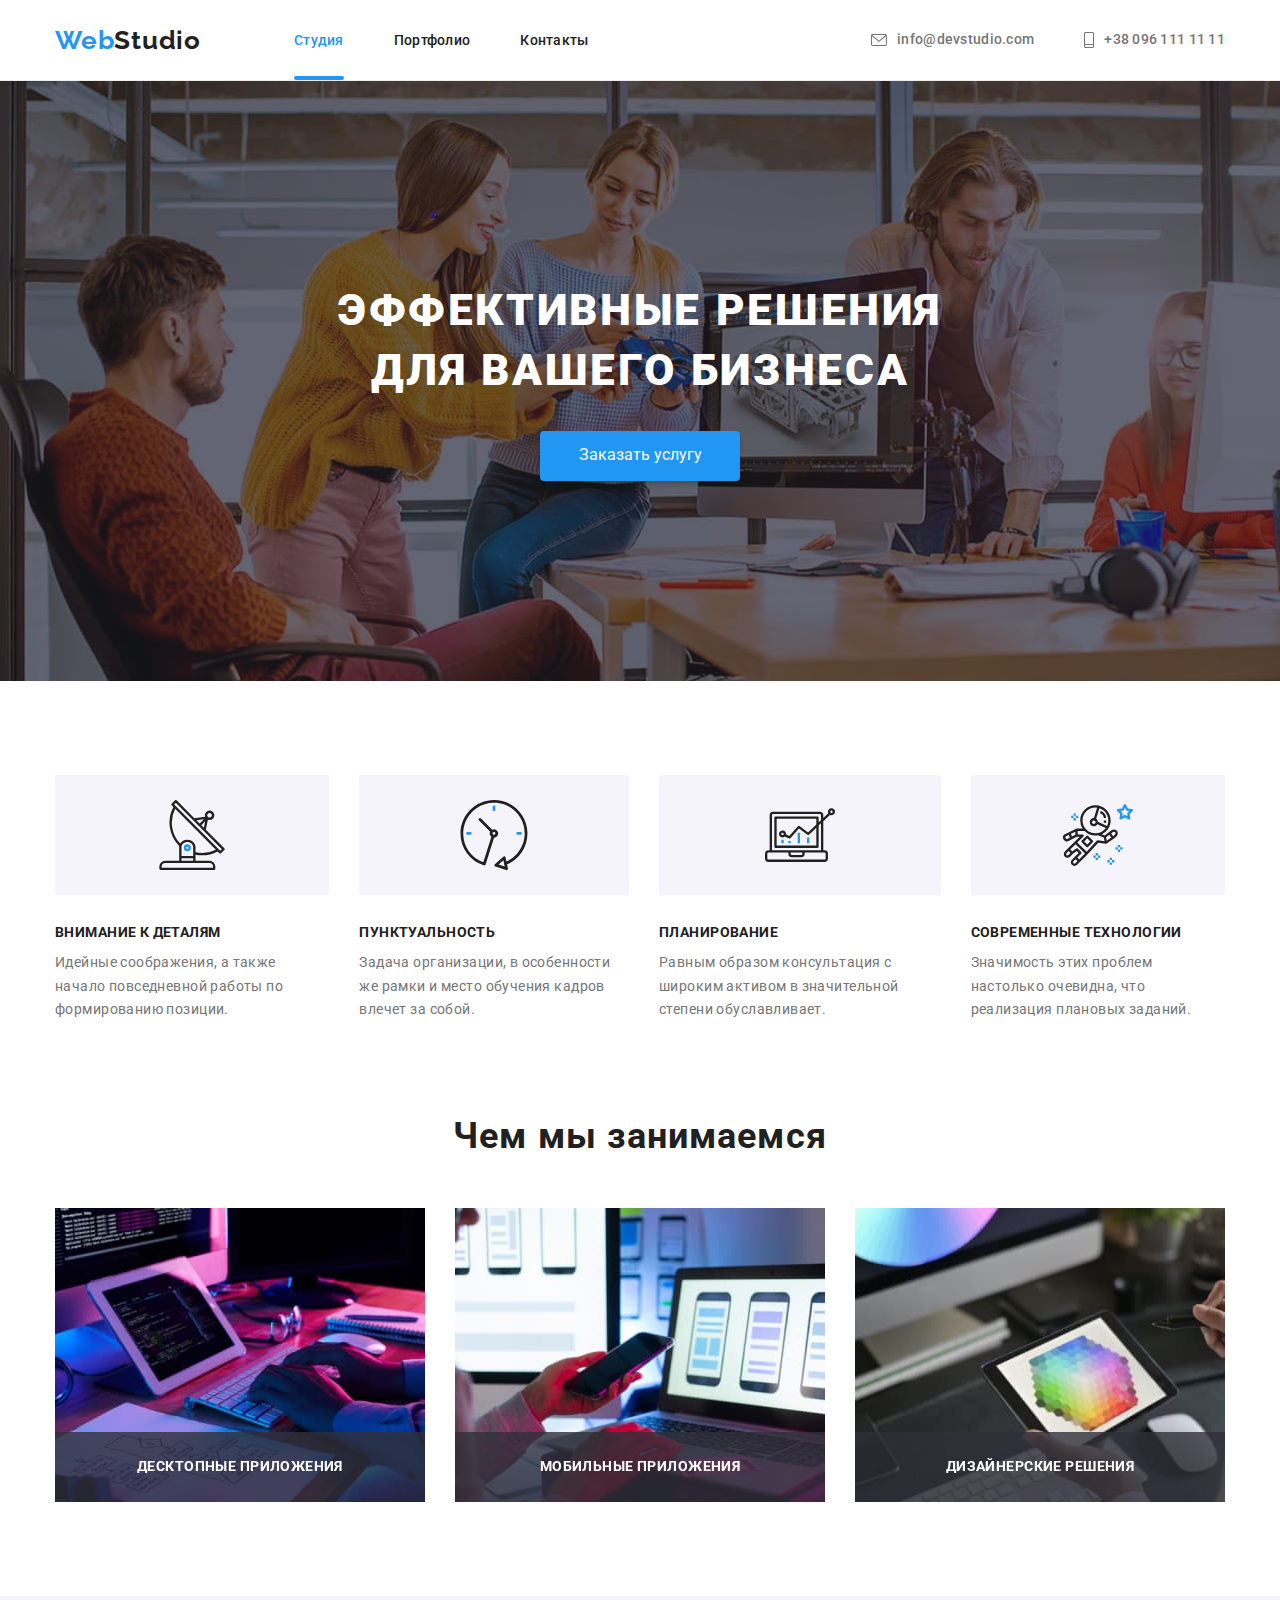
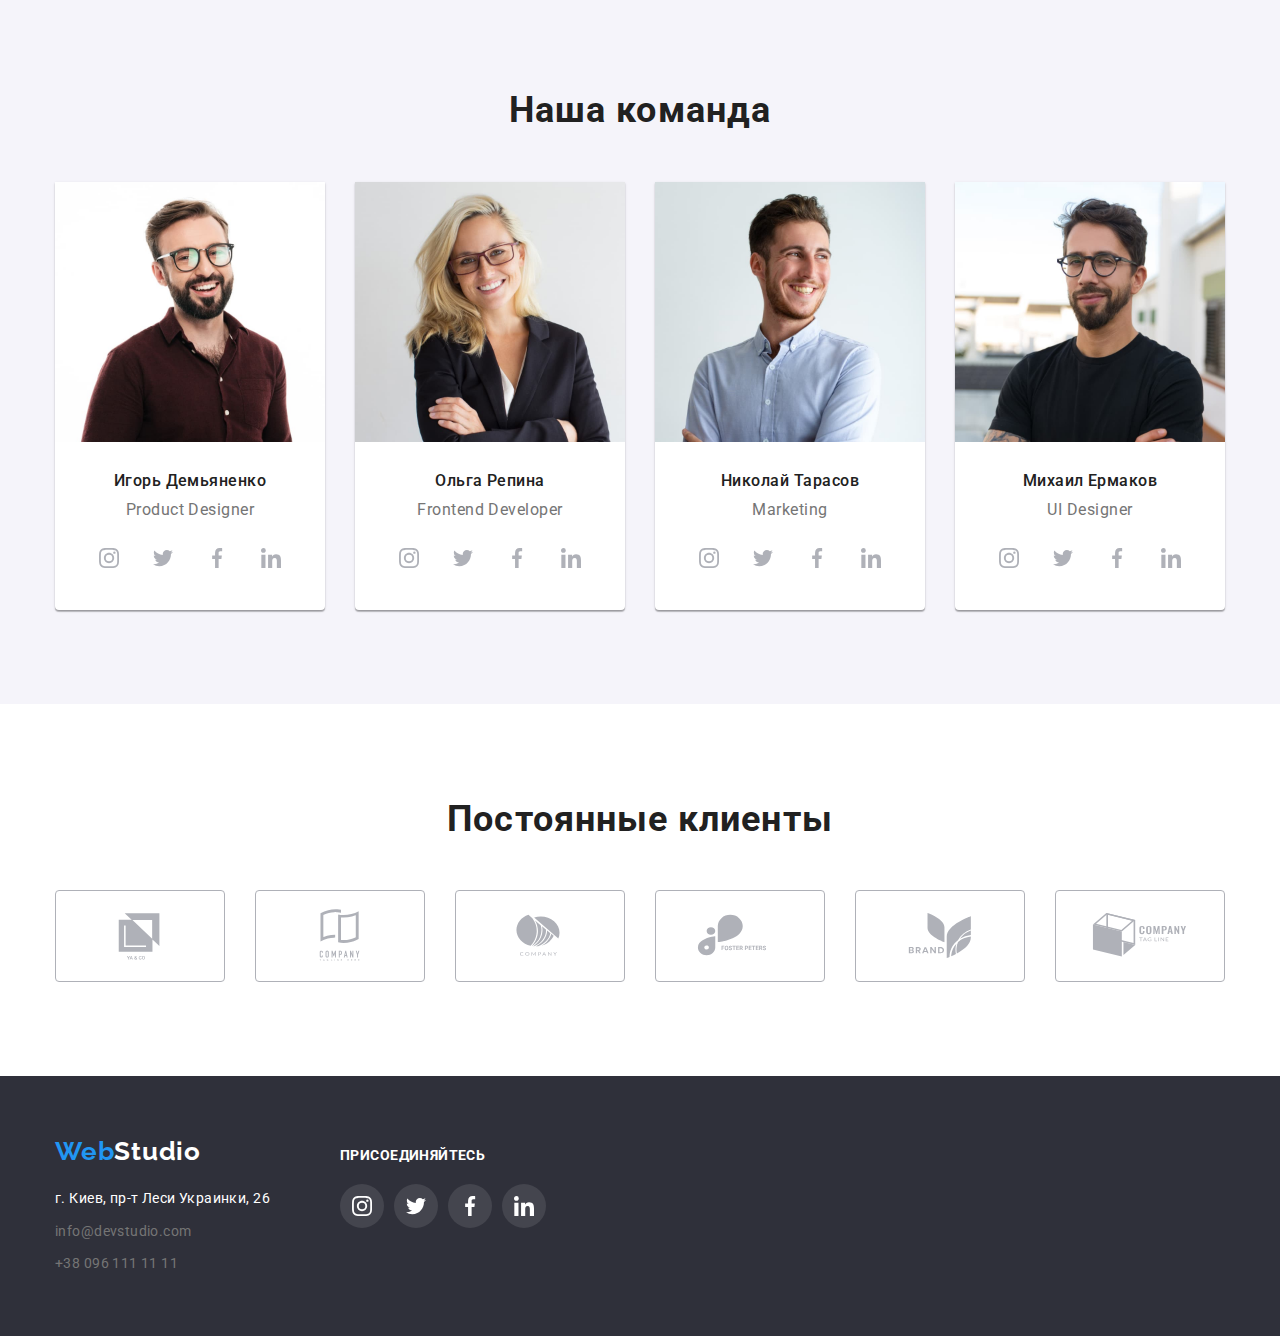
<file: index.html>
<!DOCTYPE html>
<html lang="en">
<head>
    <meta charset="UTF-8">
    <meta http-equiv="X-UA-Compatible" content="IE=edge">
    <meta name="viewport" content="width=device-width, initial-scale=1.0">

    <title>Студія</title>
        <!-- Підключення стилів для нормалізації для всіх браузерів -->
    <link rel="stylesheet" href="https://cdnjs.cloudflare.com/ajax/libs/modern-normalize/1.1.0/modern-normalize.min.css">
        <!-- Підключення шрифтів -->
    <link rel="preconnect" href="https://fonts.googleapis.com">
    <link rel="preconnect" href="https://fonts.gstatic.com" crossorigin>
    <link href="https://fonts.googleapis.com/css2?family=Raleway:wght@700&family=Roboto:wght@400;500;700;900&display=swap"
        rel="stylesheet">
         <!-- Підключення стилів -->
    <link rel="stylesheet" href="./css/style.css">
</head>

<body>

    <header class="header">
        <div class="container">
            <div class="nav-box">
    
                <a href="#" class="logo"><span class="header-logo-decor">Web</span>Studio</a>
    
                <nav class="nav">
                    <ul class="nav-list">
                        <li class="nav-list-item"><a href="./index.html" class="nav-link nav-link-active">Студия</a></li>
                        <li class="nav-list-item"><a href="./portfolio.html" class="nav-link">Портфолио</a></li>
                        <li class="nav-list-item"><a href="#" class="nav-link">Контакты</a></li>
                    </ul>
                </nav>
    
                <ul class="contacts">
                    <li class="item">
                        <a href="mailto:info@devstudio.com" class="contacts-contact">
                            <svg class="icon-contact" width="16px" height="12px">
                                <use href="./images/sprite.svg#icon-envelope"></use>
                            </svg>
                            info@devstudio.com</a>
                    </li>
                    <li class="item">
                        <a href="tel:+380961111111" class="contacts-contact">
                            <svg class="icon-contact" width="10px" height="16px">
                                <use href="./images/sprite.svg#icon-Vector"></use>
                            </svg>
                            +38 096 111 11 11</a>
                    </li>
                </ul>
    
            </div>
        </div>
    </header>
    
    <main>
        <section class="section baner">
    
            <div class="container">
                <div class="baner-container">
                    <h1 class="baner-title">Эффективные решения <br>для вашего бизнеса</h1>
                    <button type="button" class="baner-button" data-modal-open>Заказать услугу</button>
                    <div class="backdrop is-hidden" data-modal>
                        <div class="modal">
                            
                        <button class="modal-button" data-modal-close>
                            <img src="images/Vector.jpg" class="close-img" alt="Кнопка закрытия"/>
                        </button>
                        </div>
                    </div>
                </div>
            </div>
    
        </section>
    
        <section class="section skills">
            <div class="container">
                <h2 class="none">Skills</h2>
                <ul class="skills-list">
                    <li class="skills-item">
                        <div class="skills-img">
                            <svg class="s-item">
                                <use href="images/sprite.svg#icon-antenna-1"></use>
                            </svg>
                        </div>
                        <h3 class="skills-title">Внимание к деталям</h3>
                        <p class="skills-text">Идейные соображения, а также начало повседневной работы по формированию
                            позиции.</p>
                    </li>
                    <li class="skills-item">
                        <div class="skills-img">
        
                            <svg class="s-item">
                                <use href="images/sprite.svg#icon-clock-1"></use>
                            </svg>
        
                        </div>
                        <h3 class="skills-title">Пунктуальность</h3>
                        <p class="skills-text">Задача организации, в особенности же рамки и место обучения кадров влечет за
                            собой.
                        </p>
                    </li>
                    <li class="skills-item">
                        <div class="skills-img">
                            <svg class="s-item">
                                <use href="images/sprite.svg#icon-diagram-1"></use>
                            </svg>
                        </div>
                        <h3 class="skills-title">Планирование</h3>
                        <p class="skills-text">Равным образом консультация с широким активом в значительной степени
                            обуславливает.
                        </p>
                    </li>
                    <li class="skills-item">
                        <div class="skills-img">
                            <svg class="s-item">
                                <use href="images/sprite.svg#icon-astronaut-1"></use>
                            </svg>
                        </div>
                        <h3 class="skills-title">Современные технологии</h3>
                        <p class="skills-text">Значимость этих проблем настолько очевидна, что реализация плановых заданий.
                        </p>
                    </li>
                </ul>
            </div>
        </section>
        <section class="section what-we-do">
            <div class="container">
                <h2 class="what-we-do-title">Чем мы занимаемся</h2>
                 <ul class="what-we-do-list">

                    <li class="what-we-do-img">                       
                            <img src="images/index/programing.jpg" alt="Людина програмує за комп'ютером" width="370" />
                            <div class="what-we-do-poster">
                                <h3 class="what-we-do-text">Десктопные приложения</h3>
                            </div>     
                    </li>

                    <li class="what-we-do-img">
                        <img src="images//index/computer.jpg" alt="Програмування за ноутбуком" width="370" />
                        <div class="what-we-do-poster">
                            <h3 class="what-we-do-text">Мобильные приложения</h3>
                        </div>
                    </li>

                    <li class="what-we-do-img">
                        <img src="images//index/draw.jpg" alt="Планшет" width="370" />
                        <div class="what-we-do-poster">
                            <h3 class="what-we-do-text">Дизайнерские решения</h3>
                        </div>
                    </li>

                </ul>
            </div>
        </section>
        <section class="section we">
            <div class="container">
                <h2 class="we-title">Наша команда</h2>
                <ul class="we-list">
                    <li class="we-list-item">
                        <img src="./images//index/demyanenko.jpg" alt="Игорь Демьяненко" width="270" class="we-img" />
                        <div class="we-block">
                            <h3 class="we-name">Игорь Демьяненко</h3>
                            <p class="we-proffesion">Product Designer</p>
        
                            <ul class="social">
                                <li class="social-items">
                                    <a href="#" class="social-links">
                                        <svg class="social-item">
                                            <use href="./images/sprite.svg#icon-instagram-2"></use>
                                        </svg>
                                    </a>
                                </li>
                                <li class="social-items">
                                    <a href="#" class="social-links">
                                        <svg class="social-item">
                                            <use href="./images/sprite.svg#icon-twitter-1-1"></use>
                                        </svg></a>
                                </li>
                                <li class="social-items">
                                    <a href="#" class="social-links">
                                        <svg class="social-item">
                                            <use href="./images/sprite.svg#icon-facebook-1"></use>
                                        </svg></a>
                                </li>
                                <li class="social-items">
                                    <a href="# " class="social-links">
                                        <svg class="social-item">
                                            <use href="./images/sprite.svg#icon-linkedin-1"></use>
                                        </svg></a>
                                </li>
                            </ul>
                        </div>
                    </li>
                    <li class="we-list-item">
                        <img src="images//index/repina.jpg" alt="Ольга Репина" width="270" class="we-img" />
                        <div class="we-block">
                            <h3 class="we-name">Ольга Репина</h3>
                            <p class="we-proffesion">Frontend Developer</p>
                            <ul class="social">
                                <li class="social-items">
                                    <a href="#" class="social-links">
                                        <svg class="social-item">
                                            <use href="./images/sprite.svg#icon-instagram-2"></use>
                                        </svg>
                                    </a>
                                </li>
                                <li class="social-items">
                                    <a href="#" class="social-links">
                                        <svg class="social-item">
                                            <use href="./images/sprite.svg#icon-twitter-1-1"></use>
                                        </svg></a>
                                </li>
                                <li class="social-items">
                                    <a href="#" class="social-links">
                                        <svg class="social-item">
                                            <use href="./images/sprite.svg#icon-facebook-1"></use>
                                        </svg></a>
                                </li>
                                <li class="social-items">
                                    <a href="# " class="social-links">
                                        <svg class="social-item">
                                            <use href="./images/sprite.svg#icon-linkedin-1"></use>
                                        </svg></a>
                                </li>
                            </ul>
                        </div>
                    </li>
                    <li class="we-list-item">
                        <img src="images//index/tarasov.jpg" alt="Николай Тарасов" width="270" class="we-img" />
                        <div class="we-block">
                            <h3 class="we-name">Николай Тарасов</h3>
                            <p class="we-proffesion">Marketing</p>
                            <ul class="social">
                                <li class="social-items">
                                    <a href="#" class="social-links">
                                        <svg class="social-item">
                                            <use href="images/sprite.svg#icon-instagram-2"></use>
                                        </svg>
                                    </a>
                                </li>
                                <li class="social-items">
                                    <a href="#" class="social-links">
                                        <svg class="social-item">
                                            <use href="images/sprite.svg#icon-twitter-1-1"></use>
                                        </svg></a>
                                </li>
                                <li class="social-items">
                                    <a href="#" class="social-links">
                                        <svg class="social-item">
                                            <use href="images/sprite.svg#icon-facebook-1"></use>
                                        </svg></a>
                                </li>
                                <li class="social-items">
                                    <a href="# " class="social-links">
                                        <svg class="social-item">
                                            <use href="images/sprite.svg#icon-linkedin-1"></use>
                                        </svg></a>
                                </li>
                            </ul>
                        </div>
                    </li>
                    <li class="we-list-item">
                        <img src="images//index/yarmakov.jpg" alt="Михаил Ермаков" width="270" class="we-img" />
                        <div class="we-block">
                            <h3 class="we-name">Михаил Ермаков</h3>
                            <p class="we-proffesion">UI Designer</p>
                            <ul class="social">
                                <li class="social-items">
                                    <a href="#" class="social-links">
                                        <svg class="social-item">
                                            <use href="images/sprite.svg#icon-instagram-2"></use>
                                        </svg>
                                    </a>
                                </li>
                                <li class="social-items">
                                    <a href="#" class="social-links">
                                        <svg class="social-item">
                                            <use href="images/sprite.svg#icon-twitter-1-1"></use>
                                        </svg></a>
                                </li>
                                <li class="social-items">
                                    <a href="#" class="social-links">
                                        <svg class="social-item">
                                            <use href="images/sprite.svg#icon-facebook-1"></use>
                                        </svg></a>
                                </li>
                                <li class="social-items">
                                    <a href="# " class="social-links">
                                        <svg class="social-item">
                                            <use href="images/sprite.svg#icon-linkedin-1"></use>
                                        </svg></a>
                                </li>
                            </ul>
                        </div>
                    </li>
                </ul>
            </div>
        </section>
        <section class="section client">
            <div class="container">
                <h2 class="client-title">Постоянные клиенты</h2>
                <ul class="client-logo">
                    <li class="client-item">
                        <a href="#" class="client-link">
                            <svg class="client-1">
                                <use href="./images/sprite.svg#icon-Logo-5"></use>
                            </svg>
                        </a>
                    </li>
                    <li class="client-item">
                        <a href="#" class="client-link">
                            <svg class="client-2">
                                <use href="./images/sprite.svg#icon-Logo"></use>
                            </svg>
                        </a>
                    </li>
                    <li class="client-item">
                        <a href="#" class="client-link">
                            <svg class="client-3">
                                <use href="./images/sprite.svg#icon-Logo-6"></use>
                            </svg>
                        </a>
                    </li>
                    <li class="client-item">
                        <a href="#" class="client-link">
                            <svg class="client-4">
                                <use href="./images/sprite.svg#icon-Logo-3"></use>
                            </svg>
                        </a>
                    </li>
                    <li class="client-item">
                        <a href="#" class="client-link">
                            <svg class="client-5">
                                <use href="./images/sprite.svg#icon-Logo-1"></use>
                            </svg>
                        </a>
                    </li>
                    <li class="client-item">
                        <a href="#" class="client-link">
                            <svg class="client-6">
                                <use href="./images/sprite.svg#icon-Logo-2"></use>
                            </svg>
                        </a>
                    </li>
                </ul>
            </div>
        
        </section>
    
    </main>
    
<footer class="footer">
    <div class="container footer-blok">
        <div class="address">
            <a href="./index.html" class="footer-logo"><span class="footer-logo-decor">Web</span>Studio</a>
            <address>
                <ul class="footer-adress-list">
                    <li class="item-footer "><a href=" #" class="address-post">г. Киев, пр-т Леси Украинки, 26</a></li>
                    <li class="item-footer "><a href="mailto:info@devstudio.com"
                            class="address-email">info@devstudio.com</a></li>
                    <li class="item-footer "><a href="tel:+380961111111" class="address-tel">+38 096 111 11 11</a></li>
                </ul>
            </address>
        </div>
        <div class="join">
            <h2 class="join-title">присоединяйтесь</h2>
            <ul class="join-list">
                <li class="join-item">
                    <a href="#" class="join-link">
                        <svg class="join-img">
                            <use href="./images/sprite.svg#icon-instagram-2"></use>
                        </svg>
                    </a>
                </li>
                <li class="join-item">
                    <a href="#" class="join-link">
                        <svg class="join-img">
                            <use href="./images/sprite.svg#icon-twitter-1-1"></use>
                        </svg>
                    </a>
                </li>
                <li class="join-item">
                    <a href="#" class="join-link">
                        <svg class="join-img">
                            <use href="./images/sprite.svg#icon-facebook-1"></use>
                        </svg>
                    </a>
                </li>
                <li class="join-item">
                    <a href="#" class="join-link">
                        <svg class="join-img">
                            <use href="./images/sprite.svg#icon-linkedin-1"></use>
                        </svg>
                    </a>
                </li>
            </ul>
        </div>
    </div>
</footer>
<script src="./js/modal.js"></script>
</body>

</html>
</file>
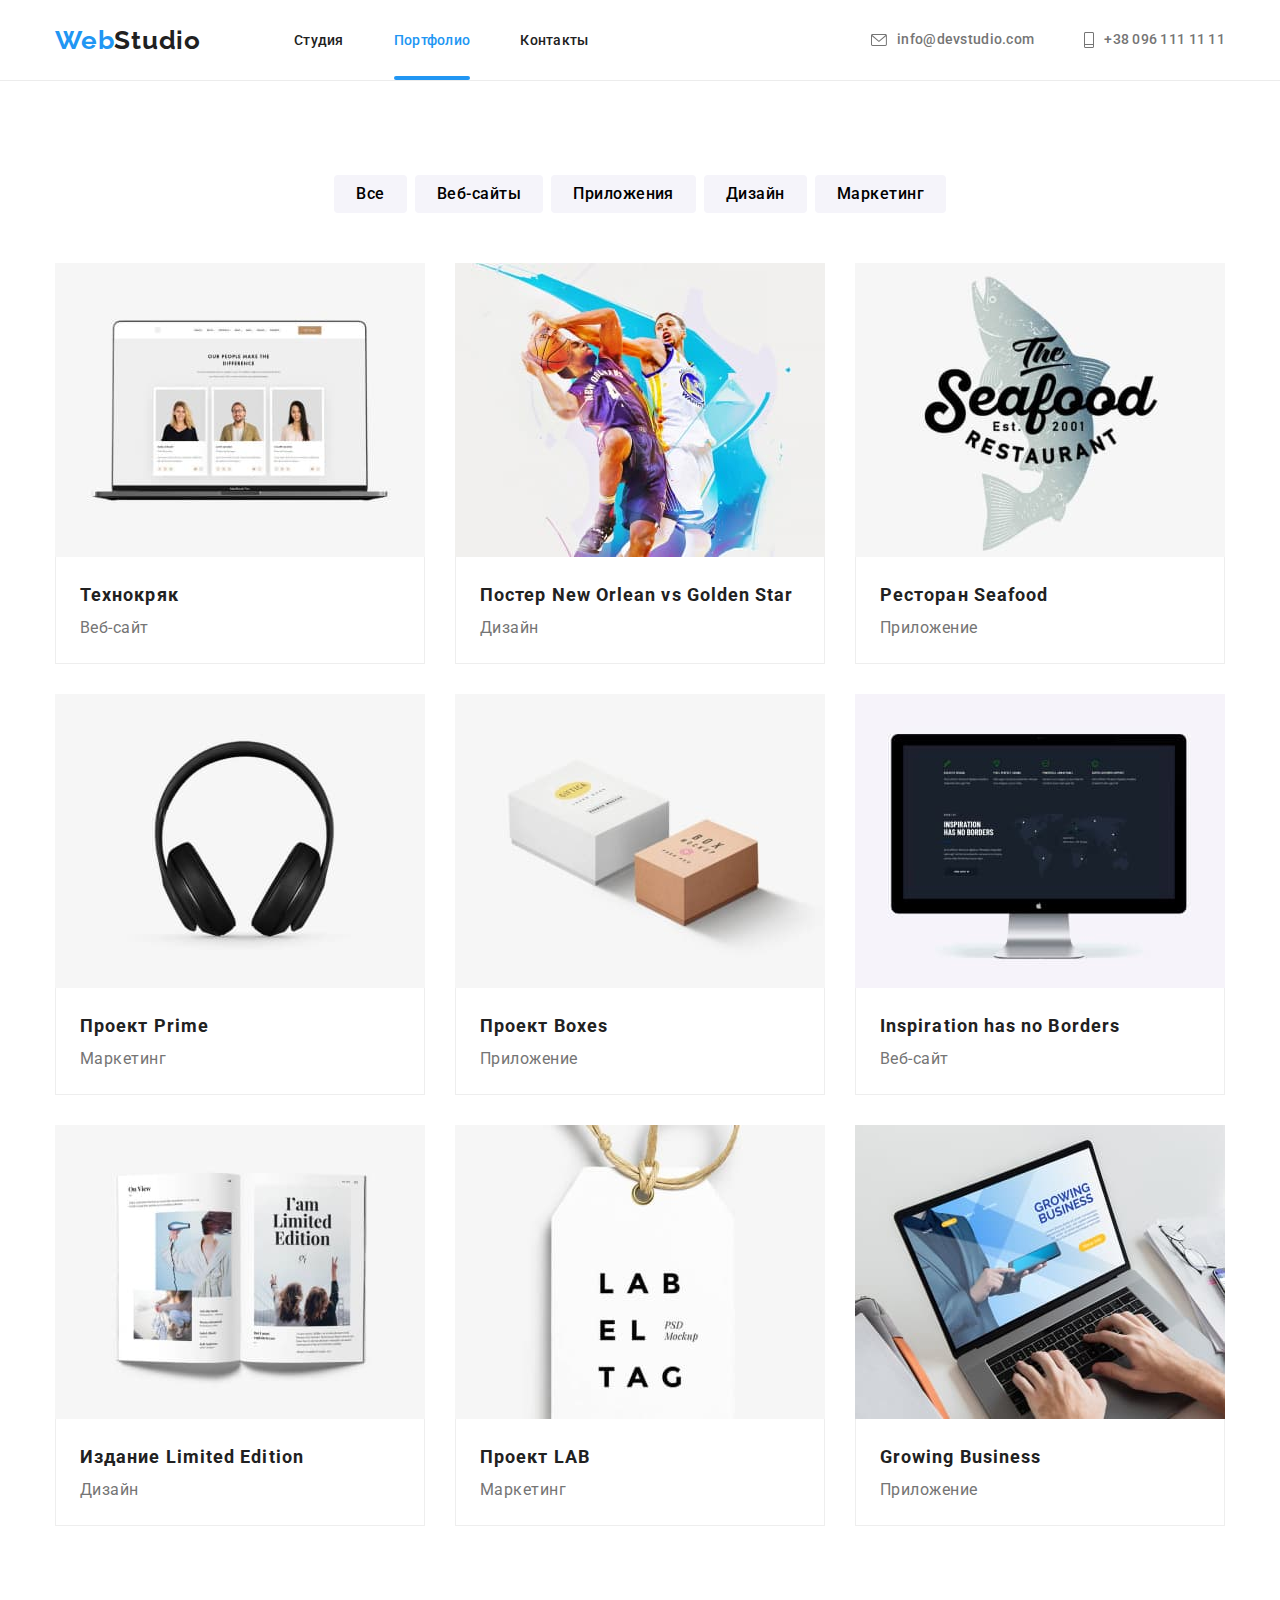
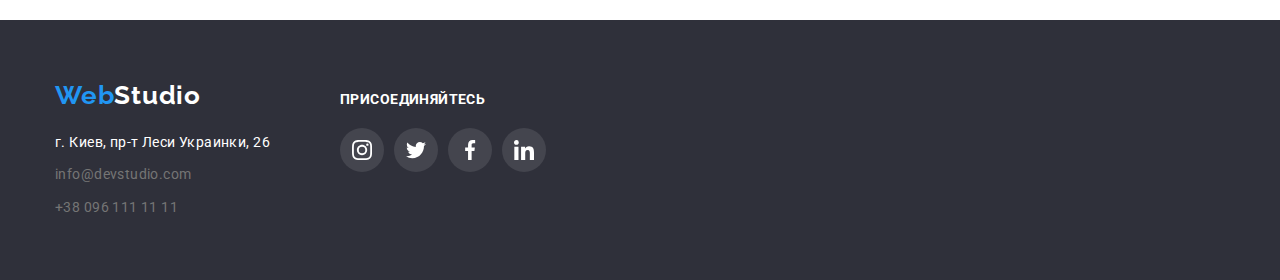
<file: portfolio.html>
<!DOCTYPE html>
<html lang="en">
<head>
    <meta charset="UTF-8">
    <meta http-equiv="X-UA-Compatible" content="IE=edge">
    <meta name="viewport" content="width=device-width, initial-scale=1.0">
    <title>portfolio</title>
        <!-- Підключення стилів для нормалізації для всіх браузерів -->
    <link rel="stylesheet" href="https://cdnjs.cloudflare.com/ajax/libs/modern-normalize/1.1.0/modern-normalize.min.css">
        <!-- Підключення шрифтів -->
    <link rel="preconnect" href="https://fonts.googleapis.com">
    <link rel="preconnect" href="https://fonts.gstatic.com" crossorigin>
    <link href="https://fonts.googleapis.com/css2?family=Raleway:wght@700&family=Roboto:wght@400;500;700;900&display=swap"
        rel="stylesheet">
        <!-- Підключення стилів  -->
    <link rel="stylesheet" href="./css/style.css">
</head>
<body>
    <header class="header">
        <div class="container">
            <div class="nav-box">
    
                <a href="#" class="logo"><span class="header-logo-decor">Web</span>Studio</a>
    
                <nav class="nav">
                    <ul class="nav-list">
                        <li class="nav-list-item"><a href="./index.html" class="nav-link ">Студия</a></li>
                        <li class="nav-list-item"><a href="./portfolio.html" class="nav-link nav-link-active">Портфолио</a></li>
                        <li class="nav-list-item"><a href="#" class="nav-link">Контакты</a></li>
                    </ul>
                </nav>
    
                <ul class="contacts">
                    <li class="item">
                        <a href="mailto:info@devstudio.com" class="contacts-contact">
                            <svg class="icon-contact" width="16px" height="12px">
                                <use href="./images/sprite.svg#icon-envelope"></use>
                            </svg>
                            info@devstudio.com</a>
                    </li>
                    <li class="item">
                        <a href="tel:+380961111111" class="contacts-contact">
                            <svg class="icon-contact" width="10px" height="16px">
                                <use href="./images/sprite.svg#icon-Vector"></use>
                            </svg>
                            +38 096 111 11 11</a>
                    </li>
                </ul>
    
            </div>
        </div>
    </header>
    
    <main>
       
            <section class="portfolio-content section">
                 <div class="container">
                <h1 class="none">Приклади робіт</h1>
                    <ul class="buttons-list">
                        <li class="button-item"><button type="button" class="buttons-button">Все</button></li>
                        <li class="button-item"><button type="button" class="buttons-button">Веб-сайты</button></li>
                        <li class="button-item"><button type="button" class="buttons-button">Приложения</button></li>
                        <li class="button-item"><button type="button" class="buttons-button">Дизайн</button></li>
                        <li class="button-item"><button type="button" class="buttons-button">Маркетинг</button></li>
                    </ul>
                    <h1 class="none">Приклади робіт</h1>
                    <ul class="exemples-list">
                        
                        <li class="exemples-item">
                            <a href="" class="examples-link">
                            <div class="examples-hover">
                                <div class="examples-overlay">
                            <img src="./images/portfolio/tehnocryk(1).jpg" alt="картинка ноутбука з розробленим сайтом"
                                width="370">
                            <div class="overlay-product">
                                <div class="overlay-actions">
                                    <p class="actions-text">Технокряк это современная площадка распространения коронавируса. Компании используют эту платформу для цифрового
                                    шпионажа и атак на защищённые сервера конкурентов.</p>
                                </div>
                            </div>
                            </div>
                                <div class="examples-cont">
                            <h2 class="exemples-title">Технокряк</h2>
                            <p class="exempel-type">Веб-сайт</p>
                            </div>
                        </div>
                         </a>
                        </li>
                       
    
                        <li class="exemples-item">
                            <a href="" class="examples-link">
                                <div class="examples-hover">
                                    <div class="examples-overlay">
                            <img src="./images/portfolio/poster(1).jpg" alt="картинка гравців в баскетбол" width="370">
                            <div class="overlay-product">
                                <div class="overlay-actions">
                                    <p class="actions-text">Технокряк это современная площадка распространения коронавируса. Компании используют эту
                                        платформу для цифрового
                                        шпионажа и атак на защищённые сервера конкурентов.</p>
                                </div>
                            </div>
                            </div>
                            <div class="examples-cont">
                            <h2 class="exemples-title">Постер New Orlean vs Golden Star</h2>
                            <p class="exempel-type">Дизайн</p>
                            </div>
                        </div>
                        </a>
                        </li>
    
                        <li class="exemples-item">
                            <a href="" class="examples-link">
                                <div class="examples-hover">
                                    <div class="examples-overlay">
                            <img src="./images/portfolio/restaurant(1).jpg" alt="зображення логотипу ресторану"
                                width="370">
                                <div class="overlay-product">
                                    <div class="overlay-actions">
                                        <p class="actions-text">Технокряк это современная площадка распространения коронавируса. Компании используют эту
                                            платформу для цифрового
                                            шпионажа и атак на защищённые сервера конкурентов.</p>
                                    </div>
                                </div>
                                </div>
                                
                                <div class="examples-cont">
                            <h2 class="exemples-title">Ресторан Seafood</h2>
                            <p class="exempel-type">Приложение</p>
                            </div>
                            </div>
                            </a>
                        </li>
    
                        <li class="exemples-item">
                            <a href="" class="examples-link">
                                <div class="examples-hover">
                                    <div class="examples-overlay">
                            <img src="./images/portfolio/projec-prime(1).jpg" alt="зображення навушників" width="370">
                            <div class="overlay-product">
                                <div class="overlay-actions">
                                    <p class="actions-text">Технокряк это современная площадка распространения коронавируса. Компании используют эту
                                        платформу для цифрового
                                        шпионажа и атак на защищённые сервера конкурентов.</p>
                                </div>
                            </div>
                            </div>
                            <div class="examples-cont">
                            <h2 class="exemples-title">Проект Prime</h2>
                            <p class="exempel-type">Маркетинг</p>
                            </div>
                            </div>
                            </a>
                        </li>
    
                        <li class="exemples-item">
                            <a href="" class="examples-link">
                                <div class="examples-hover">
                                    <div class="examples-overlay">
                            <img src="./images/portfolio/boxes(1).jpg" alt="зображення картонних коробок" width="370">
                            <div class="overlay-product">
                                <div class="overlay-actions">
                                    <p class="actions-text">Технокряк это современная площадка распространения коронавируса. Компании используют эту
                                        платформу для цифрового
                                        шпионажа и атак на защищённые сервера конкурентов.</p>
                                </div>
                            </div>
                            </div>
                            <div class="examples-cont">
                            <h2 class="exemples-title">Проект Boxes</h2>
                            <p class="exempel-type">Приложение</p>
                            </div>
                            </div>
                            </a>
                        </li>
    
                        <li class="exemples-item">
                            <a href="" class="examples-link">
                                <div class="examples-hover">
                                    <div class="examples-overlay">
                            <img src="./images/portfolio/borders(1).jpg" alt="зображення монітору" width="370">
                            <div class="overlay-product">
                                <div class="overlay-actions">
                                    <p class="actions-text">Технокряк это современная площадка распространения коронавируса. Компании используют эту
                                        платформу для цифрового
                                        шпионажа и атак на защищённые сервера конкурентов.</p>
                                </div>
                            </div>
                            </div>
                            <div class="examples-cont">
                            <h2 class="exemples-title">Inspiration has no Borders</h2>
                            <p class="exempel-type">Веб-сайт</p>
                            </div>
                            </div>
                            </a>
                        </li>
    
                        <li class="exemples-item">
                            <a href="" class="examples-link">
                                <div class="examples-hover">
                                    <div class="examples-overlay">
                            <img src="./images/portfolio/limited-idition(1).jpg" alt="зображення книги" width="370">
                            <div class="overlay-product">
                                <div class="overlay-actions">
                                    <p class="actions-text">Технокряк это современная площадка распространения коронавируса. Компании используют эту
                                        платформу для цифрового
                                        шпионажа и атак на защищённые сервера конкурентов.</p>
                                </div>
                            </div>
                            </div>
                            <div class="examples-cont">
                            <h2 class="exemples-title">Издание Limited Edition</h2>
                            <p class="exempel-type">Дизайн</p>
                            </div>
                            </div>
                            </a>
                        </li>
    
                        <li class="exemples-item">
                            <a href="" class="examples-link">
                                <div class="examples-hover">
                                    <div class="examples-overlay">
                            <img src="./images/portfolio/lab(1).jpg" alt="зображення ярлика" width="370">
                            <div class="overlay-product">
                                <div class="overlay-actions">
                                    <p class="actions-text">Технокряк это современная площадка распространения коронавируса. Компании используют эту
                                        платформу для цифрового
                                        шпионажа и атак на защищённые сервера конкурентов.</p>
                                </div>
                            </div>
                            </div>
                            <div class="examples-cont">
                            <h2 class="exemples-title">Проект LAB</h2>
                            <p class="exempel-type">Маркетинг</p>
                            </div>
                            </div>
                            </a>
                        </li>
    
                        <li class="exemples-item">
                            <a href="" class="examples-link">
                                    <div class="examples-overlay">
                            <img src="./images/portfolio/growing-business(1).jpg" alt="зображення ноутбука з додатком"
                                width="370">
                                <div class="overlay-product">
                                    <div class="overlay-actions">
                                        <p class="actions-text">Технокряк это современная площадка распространения коронавируса. Компании используют эту
                                            платформу для цифрового
                                            шпионажа и атак на защищённые сервера конкурентов.</p>
                                    </div>
                                </div>
                                <div class="examples-cont">
                            <h2 class="exemples-title">Growing Business</h2>
                            <p class="exempel-type">Приложение</p>
                            </div>
                            </div>
                            </a>
                        </li>
    
                    </ul>
    
                </div>
            </section>
        
    
    </main>
    
<footer class="footer">

    <div class="container footer-blok">
        <div class="address">
            <a href="./index.html" class="footer-logo"><span class="footer-logo-decor">Web</span>Studio</a>
            <address>
                <ul class="footer-adress-list">
                    <li class="item-footer "><a href=" #" class="address-post">г. Киев, пр-т Леси Украинки, 26</a></li>
                    <li class="item-footer "><a href="mailto:info@devstudio.com"
                            class="address-email">info@devstudio.com</a></li>
                    <li class="item-footer "><a href="tel:+380961111111" class="address-tel">+38 096 111 11 11</a></li>
                </ul>
            </address>
        </div>
        <div class="join">
            <h2 class="join-title">присоединяйтесь</h2>
            <ul class="join-list">
                <li class="join-item">
                    <a href="#" class="join-link">
                        <svg class="join-img">
                            <use href="./images/sprite.svg#icon-instagram-2"></use>
                        </svg>
                    </a>
                </li>
                <li class="join-item">
                    <a href="#" class="join-link">
                        <svg class="join-img">
                            <use href="./images/sprite.svg#icon-twitter-1-1"></use>
                        </svg>
                    </a>
                </li>
                <li class="join-item">
                    <a href="#" class="join-link">
                        <svg class="join-img">
                            <use href="./images/sprite.svg#icon-facebook-1"></use>
                        </svg>
                    </a>
                </li>
                <li class="join-item">
                    <a href="#" class="join-link">
                        <svg class="join-img">
                            <use href="./images/sprite.svg#icon-linkedin-1"></use>
                        </svg>
                    </a>
                </li>
            </ul>
        </div>
    </div>

</footer>
</body>
</html>
</file>
<file: css/style.css>
/* Загальні налуштування для всієї сторінки */
:root {
  --text-color: #212121;
  --hover-color: #2196f3;
  --second-color: #757575;
  --background-color: #2f303a;
  --wait: #ffffff;
  --buttom-color: #f5f4fa;
  --icon-color: #afb1b8;
  --border-color: #eeeeee;
}

ul {
  padding: 0;
  margin: 0px;
  list-style-type: none;
}

body {
  font-family: "Roboto";
  color: var(--text-color);
}

h1,
h2,
h3,
h4,
h5,
p {
  margin: 0px;
}

.container {
  max-width: 1200px;
  padding: 0 15px;
  margin-left: auto;
  margin-right: auto;
}

.section {
  padding-top: 94px;
  padding-bottom: 94px;
}

/* HEADER */

.header {
  border-bottom: 1px solid #ececec;
}

.nav {
  display: flex;
  align-items: center;
}
.nav-box {
  display: flex;
  align-items: center;
}
.logo {
  text-decoration: none;
  font-family: "Raleway";
  font-size: 26px;
  font-weight: 700;
  line-height: 1.19;
  letter-spacing: 0.03em;
  color: var(--text-color);
  transition: color 250ms cubic-bezier(0.4, 0, 0.2, 1);
}

.header-logo-decor {
  color: var(--hover-color);
}

.logo:hover,
.logo:focus {
  color: var(--hover-color);
  background-color: var(--wait);
}

.nav {
  margin-left: 93px;
}
.nav-box {
  display: flex;
  align-items: center;
}
.nav-list {
  display: flex;
}

.nav-list-item + .nav-list-item {
  margin-left: 50px;
}
.nav-list-item {
  position: relative;
}
.nav-link {
  padding: 32px 0;
  text-decoration: none;
  font-weight: 500;
  font-size: 14px;
  line-height: 1.14;
  letter-spacing: 0.02em;
  color: var(--text-color);
  transition: color 250ms cubic-bezier(0.4, 0, 0.2, 1);
}

.nav-link:hover,
.nav-link:focus {
  color: var(--hover-color);
  background: var(--whait);
}

.nav-link-active {
  color: var(--hover-color);
}

.contacts {
  display: flex;
  margin-left: auto;
}

.contacts .item + .item {
  margin-left: 50px;
}
.contacts-contact:hover,
.contacts-contact:focus {
  fill: var(--hover-color);
  color: var(--hover-color);
}
.contacts-contact {
  padding: 32px 0;
  text-decoration: none;
  font-weight: 500;
  font-size: 14px;
  line-height: 1.14;
  color: var(--second-color);
  letter-spacing: 0.02em;
  fill: var(--icon-color);
  transition: color 250ms cubic-bezier(0.4, 0, 0.2, 1);

  display: flex;
  align-items: center;
}

.icon-contact {
  margin-right: 10px;
  align-items: baseline;
  fill: currentColor;
}
.nav-link-active::after {
  content: " ";
  display: block;
  width: 100%;
  height: 4px;
  background-color: var(--hover-color);
  border-radius: 2px;

  position: absolute;
  left: 0;
  top: 45px;
}

/* BANER SECTION */

.baner {
  background-color: var(--background-color);
  text-align: center;

  max-width: 1600px;
  background-image: linear-gradient(
      to right,
      rgba(47, 48, 58, 0.4),
      rgba(47, 48, 58, 0.4)
    ),
    url("../images/overlay.jpg");
  padding-top: 200px;
  padding-bottom: 200px;
}

.baner-container {
  justify-content: center;
}

.baner-title {
  margin-bottom: 30px;

  color: var(--wait);
  font-weight: 900;
  font-size: 44px;
  line-height: 1.36;
  letter-spacing: 0.06em;
  text-transform: uppercase;
}

.baner-button {
  width: 200px;
  height: 50px;

  font-family: roboto;
  background-color: var(--hover-color);
  color: var(--wait);
  border: 0;

  box-shadow: 0px 4px 4px rgba(0, 0, 0, 0.15);
  border-radius: 4px;
  cursor: pointer;
}
.backdrop {
  position: fixed;
  top: 0;
  left: 0;
  width: 100%;
  height: 100%;
  background-color: rgb(0, 0, 0, 0.5);
  transition-duration: 250ms;
}
.backdrop.is-hidden {
  opacity: 0;
  pointer-events: none;
}
.modal {
  position: absolute;
  top: 50%;
  left: 50%;
  transform: translate(-50%, -50%);

  min-height: 581px;
  min-width: 528px;
  padding: 15px;
  background-color: var(--wait);
  border-radius: 4px;
  box-shadow: 0px 1px 3px rgba(0, 0, 0, 0.12), 0px 1px 1px rgba(0, 0, 0, 0.14),
    0px 2px 1px rgba(0, 0, 0, 0.2);
}
.modal-button {
  width: 30px;
  height: 30px;
  border-radius: 50%;
  border: 1px solid #0000001a;
  margin-left: 490px;
  margin-bottom: 543px;
  border-color: var(--icon-color);
  background-color: var(--wait);
  transition: background-color 250ms cubic-bezier(0.4, 0, 0.2, 1);
}
.close-img {
  width: 11px;
  height: 11px;
  margin-left: auto;
  margin-right: auto;
}
.modal-button:hover,
.modal-button:focus {
  background-color: var(--wait);
}
/* SKILLS SECTION*/

.none {
  position: absolute;
  width: 1px;
  height: 1px;
  margin: -1px;
  padding: 0;
  overflow: hidden;
  border: 0;
  clip: rect(0 0 0 0);
}

.skills-list {
  display: flex;
}

.skills-item + .skills-item {
  margin-left: 30px;
}

.skills-title {
  margin-bottom: 10px;
  font-weight: 700;
  font-size: 14px;
  line-height: 1.14;
  color: var(--text-color-color);
  letter-spacing: 0.03em;
  text-transform: uppercase;
}

.skills-text {
  margin-top: 0px;
  font-weight: normal;
  font-size: 14px;
  line-height: 1.71;
  letter-spacing: 0.03em;
  color: var(--second-color);
}

.skills-img {
  display: flex;
  align-items: center;
  justify-content: center;
  height: 120px;
  background: var(--buttom-color);
  justify-content: center;
  margin-bottom: 30px;
}

.s-item {
  border-radius: 4px;
  width: 70px;
  height: 70px;
}

/* WHAT WE DO SECTION */

.what-we-do {
  padding-top: 0px;
}

.what-we-do-list {
  display: flex;
}

.what-we-do-img + .what-we-do-img {
  margin-left: 30px;
}

.what-we-do-title {
  text-align: center;
  margin-bottom: 50px;

  font-weight: 700;
  font-size: 36px;
  line-height: 1.16;
  letter-spacing: 0.03em;
}

img {
  display: block;
  max-width: 100%;
  height: auto;
}
.what-we-do-img {
  position: relative;
}

.what-we-do-poster {
  display: flex;
  width: 100%;
  height: 70px;
  background: rgba(47, 48, 58, 0.8);
  align-items: center;
  justify-content: center;

  position: absolute;
  bottom: 0;
  left: 0;
}

.what-we-do-text {
  font-weight: 700;
  font-size: 14px;
  line-height: 1.14;
  letter-spacing: 0.03em;
  text-transform: uppercase;
  color: var(--wait);
}
/* WE SECTION */

.we {
  background-color: var(--buttom-color);
}

.we-title {
  font-weight: 700;
  font-size: 36px;
  line-height: 1.16;
  letter-spacing: 0.03em;
  text-align: center;

  margin-bottom: 50px;
}

.we-list {
  display: flex;
}

.we-list-item + .we-list-item {
  margin-left: 30px;
}

.we-list-item {
  border-radius: 0px 0px 4px 4px;
  box-shadow: 0px 1px 3px rgba(0, 0, 0, 0.12), 0px 1px 1px rgba(0, 0, 0, 0.14),
    0px 2px 1px rgba(0, 0, 0, 0.2);
  background-color: var(--wait);
}

.we-block {
  padding: 30px 0;
}

.we-name {
  margin-top: 0;
  margin-bottom: 10px;
  text-align: center;

  font-weight: 500;
  font-size: 16px;
  line-height: 1.18;
  letter-spacing: 0.03em;
  color: var(--text-color);
}

.we-proffesion {
  margin-top: 0;
  margin-bottom: 16px;
  text-align: center;
  font-size: 16px;
  line-height: 1.18;
  letter-spacing: 0.03em;
  color: var(--second-color);
}

.social {
  display: flex;
  justify-content: center;
}

.social-items + .social-items {
  margin-left: 10px;
}

.social-item {
  width: 20px;
  height: 20px;
}

.social-links {
  fill: #afb1b8;
  display: inline-flex;
  justify-content: center;
  align-items: center;
  width: 44px;
  height: 44px;
  border-radius: 50%;
  transition: background-color 250ms cubic-bezier(0.4, 0, 0.2, 1);
}

.social-links:hover {
  background: var(--hover-color);
  fill: var(--wait);
}

.social-links:focus {
  fill: var(--wait);
  background-color: var(--hover-color);
}

/* CLIENT SECTION */

.client-logo {
  display: flex;
  justify-content: center;
}

.client-title {
  font-weight: 700;
  font-size: 36px;
  line-height: 42px;
  text-align: center;
  letter-spacing: 0.03em;
  margin-bottom: 50px;
}

.client-link {
  display: inline-flex;
  align-items: center;
  justify-content: center;
  width: 170px;
  height: 92px;
  border: 1px solid var(--icon-color);
  box-sizing: border-box;
  border-radius: 4px;
  fill: var(--icon-color);
  transition: fill 250ms cubic-bezier(0.4, 0, 0.2, 1);
}

.client-link:hover,
.client-link:focus {
  background-color: var(--whait);
  fill: var(--hover-color);
  border: 1px solid var(--hover-color);
  cursor: pointer;
}

.client-item + .client-item {
  margin-left: 30px;
}

.client-1 {
  width: 106px;
  height: 60px;
}

.client-2 {
  width: 106px;
  height: 60px;
}

.client-3 {
  width: 106px;
  height: 60px;
}

.client-4 {
  width: 106px;
  height: 60px;
}

.client-5 {
  width: 106px;
  height: 60px;
}

.client-6 {
  width: 106px;
  height: 60px;
}

/* FOOTER для всіх сторінок*/

.footer {
  background-color: var(--background-color);
  padding-top: 60px;
  padding-bottom: 60px;
}

.footer-blok {
  display: flex;
  align-items: baseline;
}

.footer-logo {
  text-decoration: none;
  color: var(--wait);
  font-family: Raleway;
  font-weight: 700;
  font-size: 26px;
  line-height: 1.19;
  letter-spacing: 0.03em;
  transition: color 250ms cubic-bezier(0.4, 0, 0.2, 1);
}

.footer-logo-decor {
  color: var(--hover-color);
}

.footer-logo:hover,
.footer-logo:focus {
  color: var(--hover-color);
}

address {
  margin-top: 20px;
}

.address-post {
  font-style: normal;
  text-decoration: none;
  font-size: 14px;
  line-height: 1.71;
  letter-spacing: 0.03em;
  color: var(--wait);
  transition: color 250ms cubic-bezier(0.4, 0, 0.2, 1);
}

.address-email,
.address-tel {
  font-style: normal;
  text-decoration: none;
  font-weight: normal;
  font-size: 14px;
  line-height: 1.71;
  letter-spacing: 0.03em;
  color: var(--second-color);
  transition: color 250ms cubic-bezier(0.4, 0, 0.2, 1);
}
.item-footer + .item-footer {
  margin-top: 9px;
}
.address-email:hover,
.address-email:focus,
.address-tel:hover,
.address-tel:focus,
.address-post:hover,
.address-post:focus {
  color: var(--hover-color);
}

.join {
  margin-left: 70px;
}

.join-title {
  font-weight: 700;
  font-size: 14px;
  line-height: 1.14;
  letter-spacing: 0.03em;
  text-transform: uppercase;

  color: var(--wait);
  margin-bottom: 20px;
}

.join-list {
  display: flex;
}

.join-item + .join-item {
  margin-left: 10px;
}

.join-item {
  width: 44px;
  height: 44px;
}

.join-link:hover,
.join-link:focus {
  background-color: var(--hover-color);
}

.join-img {
  width: 20px;
  height: 20px;
  fill: var(--wait);
}
.join-link {
  display: inline-flex;
  justify-content: center;
  align-items: center;
  border-radius: 50%;
  height: 100%;
  width: 100%;
  background-color: rgba(255, 255, 255, 0.1);
  transition: background-color 250ms cubic-bezier(0.4, 0, 0.2, 1);
}

/* СТОРІНКА PORTFOLIO */

/* section buttons */

.buttons-button {
  border: 0;
  background-color: var(--buttom-color);
  border-radius: 4px;
  cursor: pointer;
  font-weight: 500;
  font-size: 16px;
  line-height: 1.62;
  letter-spacing: 0.03em;

  min-width: 73px;
  padding: 6px 22px;
  transition: background-color 250ms cubic-bezier(0.4, 0, 0.2, 1);
}

.buttons-button:hover,
.buttons-button:focus {
  background-color: var(--hover-color);
  color: var(--wait);

  box-shadow: 0px 3px 1px rgba(0, 0, 0, 0.1), 0px 1px 2px rgba(0, 0, 0, 0.08),
    0px 2px 2px rgba(0, 0, 0, 0.12);
}

.buttons-list {
  display: flex;
  justify-content: center;
  margin-bottom: 50px;
}

.button-item + .button-item {
  margin-left: 8px;
}

/* EXEMPL SECTION*/

.exemple-text {
  padding: 20px 24px;
  border-bottom: 1px solid var(--border-color);
  border-right: 1px solid var(--border-color);
  border-left: 1px solid var(--border-color);
}

.exemples-title {
  font-weight: 700;
  font-size: 18px;
  line-height: 2;
  letter-spacing: 0.06em;
  color: var(--text-color);

  text-decoration: none;
}

.exemples-list {
  display: flex;
  flex-wrap: wrap;
  margin-left: -30px;
  margin-top: -30px;
  text-decoration: none;
}

.exempel-type {
  font-size: 16px;
  line-height: 1.87;
  letter-spacing: 0.03em;
  color: var(--second-color);

  text-decoration: none;
}
.examples-overlay {
  position: relative;
  overflow: hidden;
}
.overlay-product {
  position: absolute;
  top: 0;
  left: 0;
  width: 100%;
  height: 100%;
  background-color: var(--hover-color);

  transform: translateY(100%);
  transition: transform 250ms cubic-bezier(0.4, 0, 0.2, 1);
}
.actions-text {
  font-size: 18px;
  line-height: 1.5;
  letter-spacing: 0.03em;
  width: 322px;
  height: 168px;
  color: var(--wait);
}
.overlay-actions {
  margin-left: 24px;
  margin-top: 63px;
}
.exemples-item {
  margin-left: 30px;
  margin-top: 30px;
  flex-basis: calc((100% - 90px) / 3);
  overflow: hidden;
}
.examples-link {
  list-style: none;
  text-decoration: none;
}
.examples-cont {
  padding: 20px 24px;
  border-bottom: 1px solid var(--border-color);
  border-right: 1px solid var(--border-color);
  border-left: 1px solid var(--border-color);
}
.examples-hover:hover .overlay-product {
  transform: translateX(0);
}
.exemples-item:hover {
  box-shadow: 0px 1px 1px rgba(0, 0, 0, 0.12), 0px 4px 4px rgba(0, 0, 0, 0.06),
    1px 4px 6px rgba(0, 0, 0, 0.16);
}
</file>
